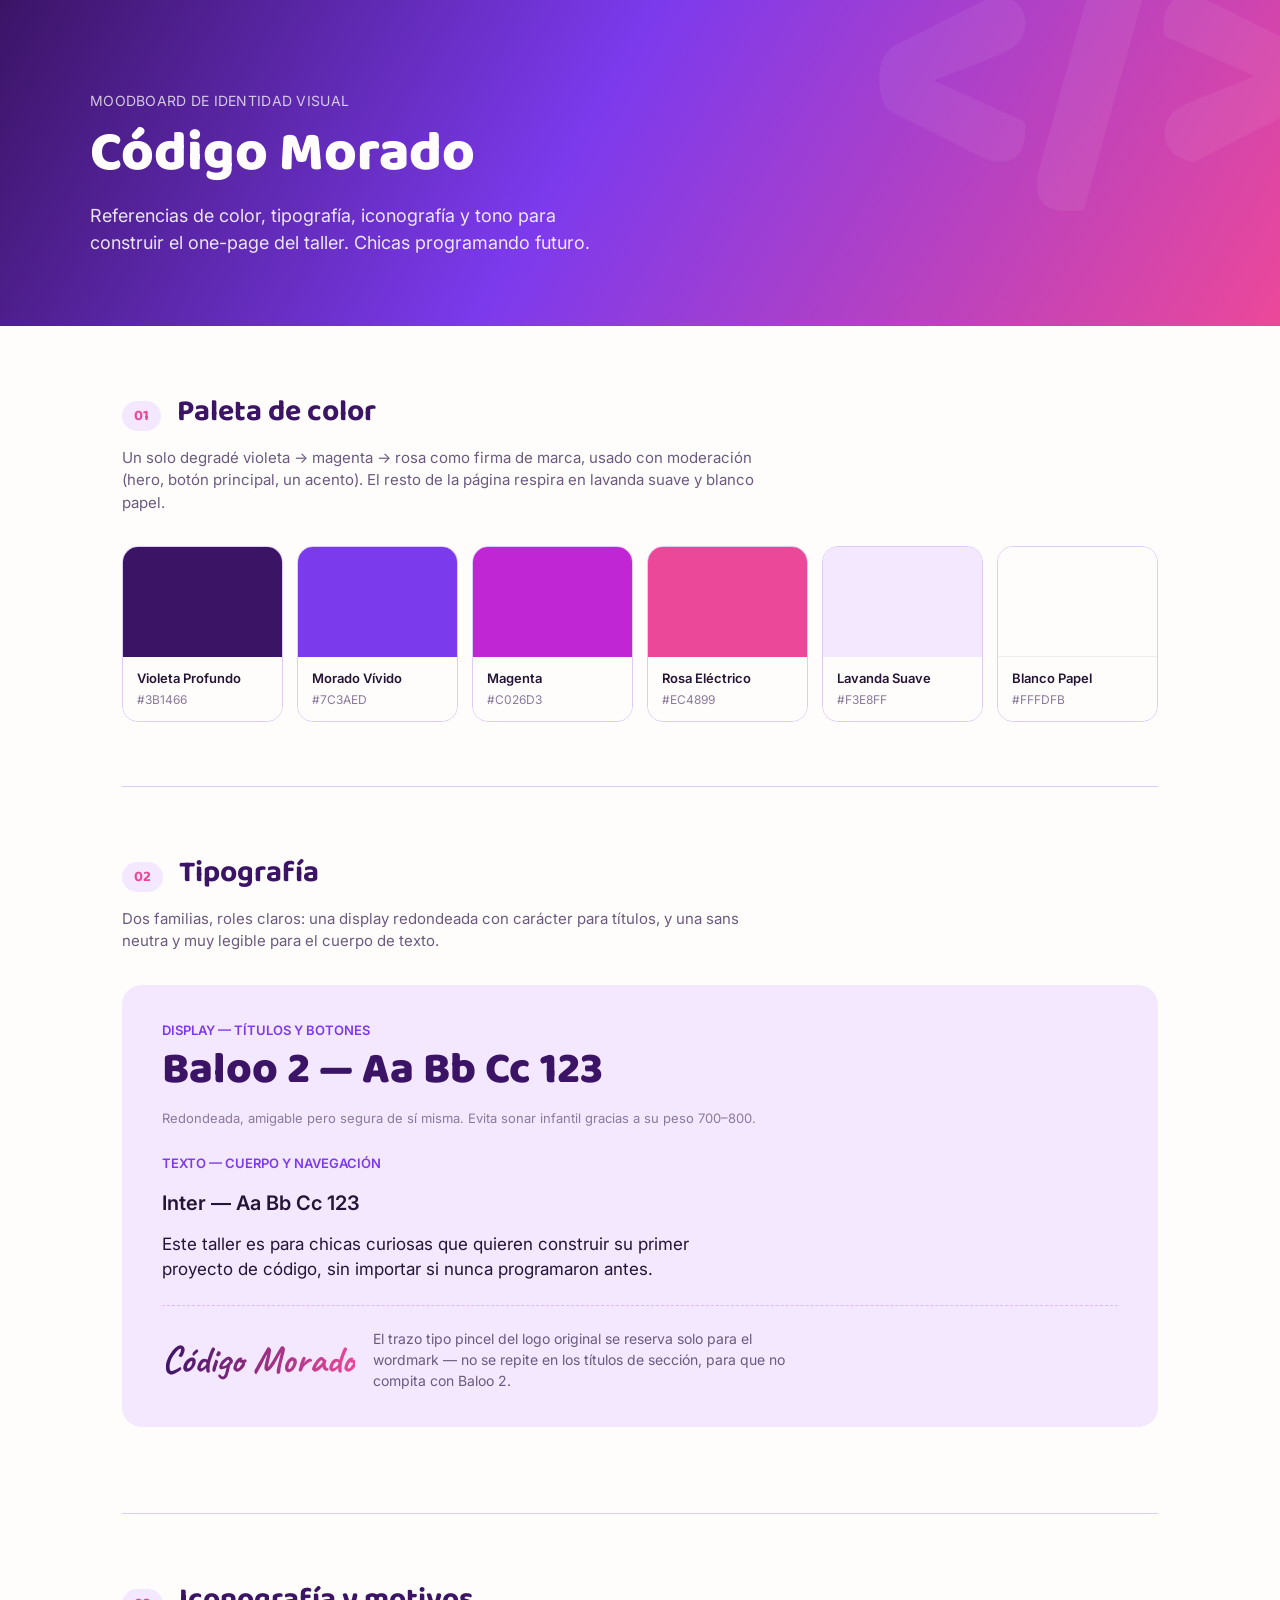
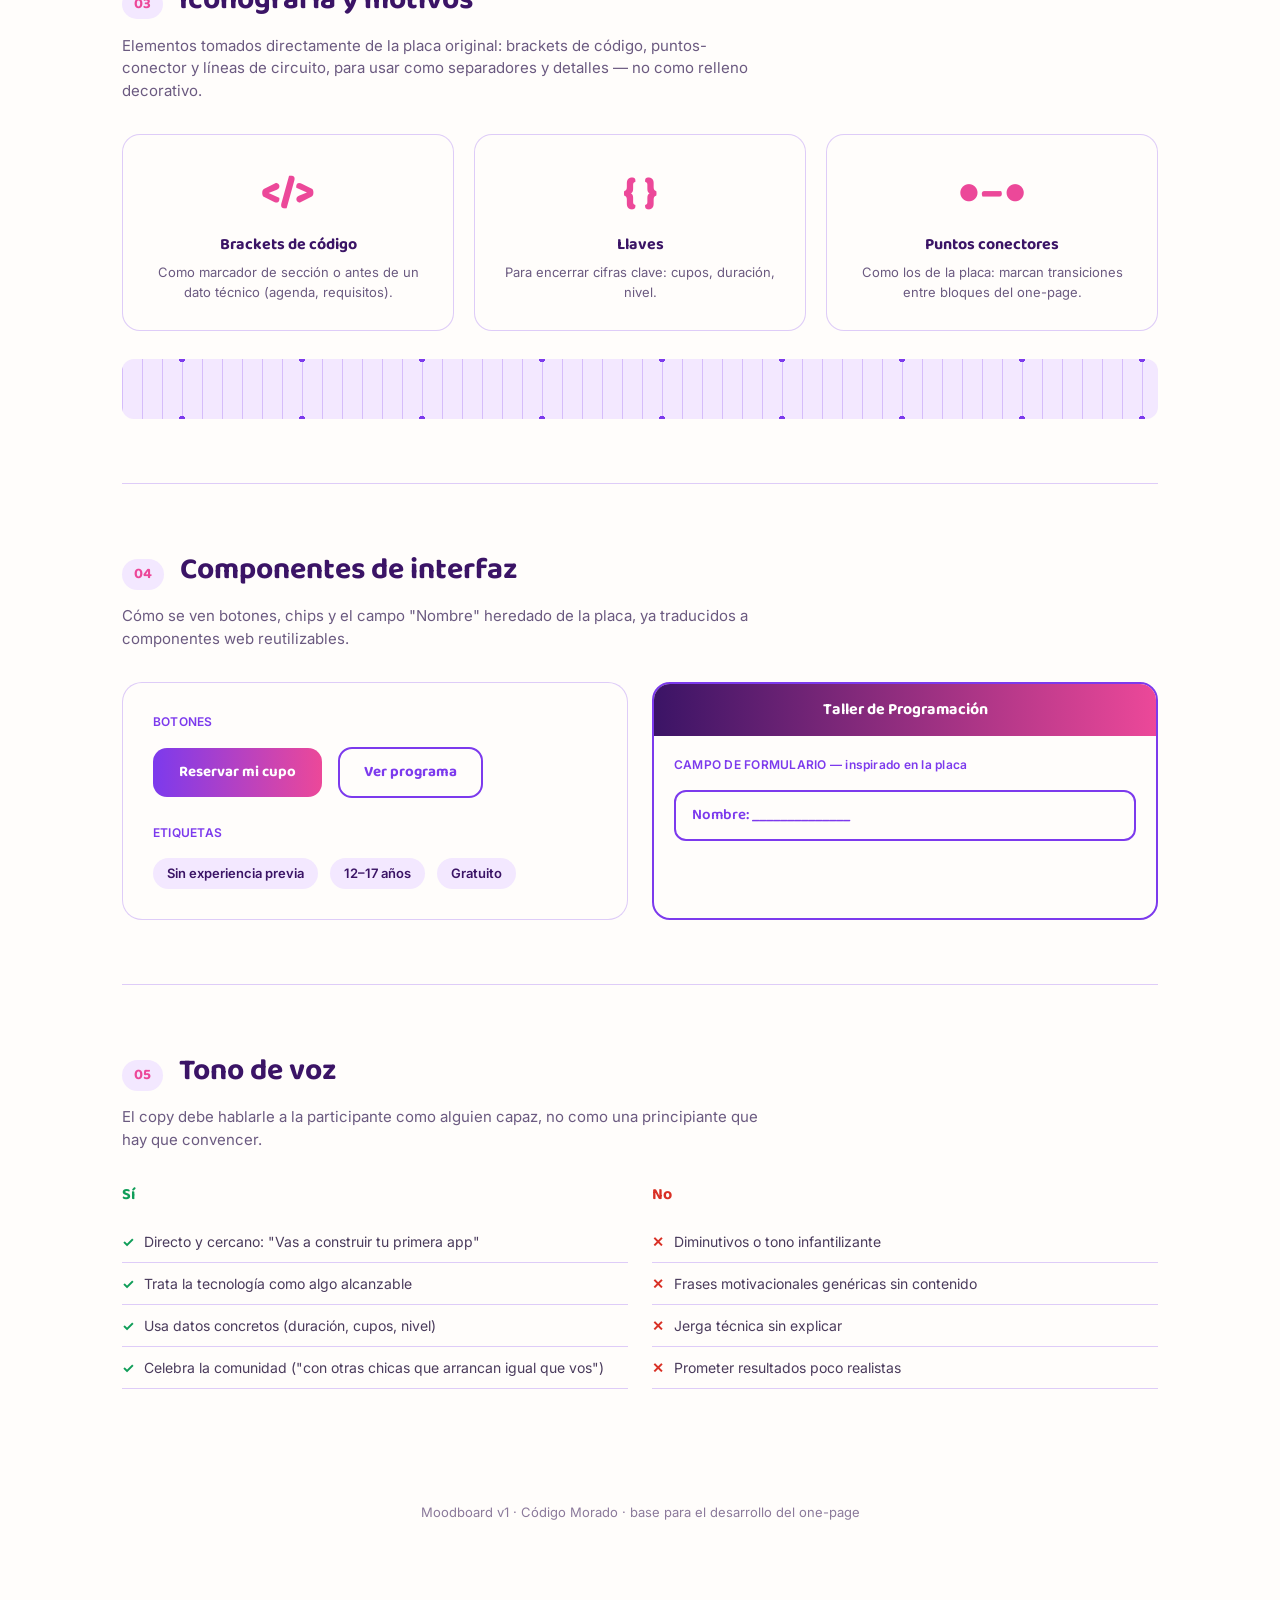
<file: codigo-morado-moodboard.html>
<!DOCTYPE html>
<html lang="es">
<head>
<meta charset="UTF-8">
<title>Código Morado — Moodboard</title>
<link rel="preconnect" href="https://fonts.googleapis.com">
<link href="https://fonts.googleapis.com/css2?family=Baloo+2:wght@500;700;800&family=Inter:wght@400;500;600;700&family=Caveat:wght@600;700&display=swap" rel="stylesheet">
<style>
  :root{
    --violeta-profundo:#3B1466;
    --morado-vivido:#7C3AED;
    --magenta:#C026D3;
    --rosa-electrico:#EC4899;
    --lavanda-suave:#F3E8FF;
    --blanco-papel:#FFFDFB;
    --tinta:#241436;
    --linea:rgba(124,58,237,0.25);
  }
  *{box-sizing:border-box; margin:0; padding:0;}
  body{
    font-family:'Inter', sans-serif;
    background:var(--blanco-papel);
    color:var(--tinta);
    line-height:1.5;
  }
  .wrap{max-width:1100px; margin:0 auto; padding:0 32px 120px;}

  /* HERO */
  .hero{
    position:relative;
    padding:90px 32px 70px;
    background:linear-gradient(120deg,var(--violeta-profundo) 0%, var(--morado-vivido) 45%, var(--rosa-electrico) 100%);
    color:var(--blanco-papel);
    overflow:hidden;
  }
  .hero::before{
    content:"</>";
    position:absolute;
    font-family:'Baloo 2';
    font-weight:800;
    font-size:340px;
    right:-40px;
    top:-90px;
    color:rgba(255,255,255,0.06);
    line-height:1;
  }
  .hero-inner{max-width:1100px; margin:0 auto; position:relative;}
  .eyebrow{
    font-family:'Inter';
    font-size:14px;
    letter-spacing:0.02em;
    color:rgba(255,255,255,0.75);
    margin-bottom:14px;
  }
  .hero h1{
    font-family:'Baloo 2';
    font-weight:800;
    font-size:56px;
    line-height:1.05;
    max-width:680px;
  }
  .hero p{
    margin-top:18px;
    max-width:520px;
    font-size:18px;
    color:rgba(255,255,255,0.88);
  }

  /* SECTION HEADERS */
  section{padding:64px 0; border-bottom:1px solid var(--linea);}
  .sec-head{display:flex; align-items:baseline; gap:16px; margin-bottom:36px;}
  .sec-num{
    font-family:'Baloo 2'; font-weight:700; font-size:15px;
    color:var(--rosa-electrico);
    background:var(--lavanda-suave);
    padding:4px 12px;
    border-radius:20px;
  }
  .sec-head h2{
    font-family:'Baloo 2'; font-weight:700; font-size:30px; color:var(--violeta-profundo);
  }
  .sec-sub{color:#6B5A80; font-size:15px; margin-top:-24px; margin-bottom:32px; max-width:640px;}

  /* PALETTE */
  .palette{display:grid; grid-template-columns:repeat(6,1fr); gap:14px;}
  .swatch{border-radius:16px; overflow:hidden; border:1px solid var(--linea);}
  .swatch-color{height:110px;}
  .swatch-label{padding:12px 14px; background:var(--blanco-papel);}
  .swatch-name{font-weight:600; font-size:13px;}
  .swatch-hex{font-size:12px; color:#8B7A9B; margin-top:2px;}

  /* TYPE */
  .type-card{
    background:var(--lavanda-suave);
    border-radius:20px;
    padding:36px 40px;
    margin-bottom:22px;
  }
  .type-role{font-size:13px; color:var(--morado-vivido); font-weight:600; margin-bottom:6px;}
  .type-display{font-family:'Baloo 2'; font-weight:800; font-size:44px; color:var(--violeta-profundo); line-height:1.1;}
  .type-body-sample{font-family:'Inter'; font-size:17px; max-width:560px; margin-top:14px; color:var(--tinta);}
  .type-meta{margin-top:14px; font-size:13px; color:#8B7A9B;}
  .logo-note{
    display:flex; align-items:center; gap:18px; margin-top:22px;
    padding-top:22px; border-top:1px dashed var(--linea);
  }
  .logo-sample{
    font-family:'Caveat'; font-weight:700; font-size:38px;
    background:linear-gradient(90deg,var(--violeta-profundo),var(--rosa-electrico));
    -webkit-background-clip:text; background-clip:text; color:transparent;
  }
  .logo-note p{font-size:14px; color:#6B5A80; max-width:420px;}

  /* MOTIFS */
  .motif-grid{display:grid; grid-template-columns:repeat(3,1fr); gap:20px;}
  .motif-card{
    background:var(--blanco-papel); border:1px solid var(--linea);
    border-radius:18px; padding:28px; text-align:center;
  }
  .motif-icon{font-family:'Baloo 2'; font-weight:800; font-size:40px; color:var(--rosa-electrico); margin-bottom:10px;}
  .motif-card h3{font-family:'Baloo 2'; font-size:16px; color:var(--violeta-profundo); margin-bottom:6px;}
  .motif-card p{font-size:13px; color:#6B5A80;}

  .circuit-strip{
    height:60px; margin-top:28px;
    background-image:
      radial-gradient(circle, var(--morado-vivido) 3px, transparent 3px),
      linear-gradient(90deg, var(--linea) 1px, transparent 1px);
    background-size: 120px 60px, 20px 60px;
    background-position: 0 30px, 0 0;
    border-radius:12px;
    background-color: var(--lavanda-suave);
  }

  /* UI COMPONENTS */
  .ui-grid{display:grid; grid-template-columns:1fr 1fr; gap:24px;}
  .ui-card{
    background:var(--blanco-papel); border:1px solid var(--linea);
    border-radius:20px; padding:30px;
  }
  .ui-label{font-size:12px; color:var(--morado-vivido); font-weight:600; margin-bottom:16px; letter-spacing:.02em;}
  .btn-primary{
    display:inline-block; font-family:'Baloo 2'; font-weight:700; font-size:15px;
    color:#fff; padding:13px 26px; border-radius:14px;
    background:linear-gradient(90deg,var(--morado-vivido),var(--rosa-electrico));
  }
  .btn-ghost{
    display:inline-block; font-family:'Baloo 2'; font-weight:700; font-size:15px;
    color:var(--morado-vivido); padding:12px 24px; border-radius:14px;
    border:2px solid var(--morado-vivido); margin-left:12px;
  }
  .chip{
    display:inline-block; background:var(--lavanda-suave); color:var(--violeta-profundo);
    font-size:13px; font-weight:600; padding:6px 14px; border-radius:20px; margin-right:8px;
  }
  .badge-repro{
    border-radius:18px; border:2px solid var(--morado-vivido); overflow:hidden;
  }
  .badge-repro-top{
    background:linear-gradient(90deg,var(--violeta-profundo),var(--rosa-electrico));
    color:#fff; text-align:center; padding:14px; font-family:'Baloo 2'; font-weight:700;
  }
  .badge-repro-body{padding:20px;}
  .name-field{
    border:2px solid var(--morado-vivido); border-radius:12px;
    padding:12px 16px; color:var(--morado-vivido); font-family:'Baloo 2'; font-weight:600;
    font-size:15px; margin-top:10px;
  }

  /* TONE */
  .tone-grid{display:grid; grid-template-columns:1fr 1fr; gap:24px;}
  .tone-col h3{font-family:'Baloo 2'; font-size:16px; margin-bottom:14px;}
  .tone-col.si h3{color:#0F9D58;}
  .tone-col.no h3{color:#D93025;}
  .tone-col ul{list-style:none;}
  .tone-col li{
    font-size:14px; padding:10px 0 10px 22px; position:relative; color:#4A3B5C;
    border-bottom:1px solid var(--linea);
  }
  .tone-col.si li::before{content:"✓"; position:absolute; left:0; color:#0F9D58; font-weight:700;}
  .tone-col.no li::before{content:"✕"; position:absolute; left:0; color:#D93025; font-weight:700;}

  footer{padding:50px 0 0; text-align:center; color:#8B7A9B; font-size:13px;}
</style>
</head>
<body>

<div class="hero">
  <div class="hero-inner">
    <div class="eyebrow">MOODBOARD DE IDENTIDAD VISUAL</div>
    <h1>Código Morado</h1>
    <p>Referencias de color, tipografía, iconografía y tono para construir el one-page del taller. Chicas programando futuro.</p>
  </div>
</div>

<div class="wrap">

  <section>
    <div class="sec-head"><span class="sec-num">01</span><h2>Paleta de color</h2></div>
    <p class="sec-sub">Un solo degradé violeta → magenta → rosa como firma de marca, usado con moderación (hero, botón principal, un acento). El resto de la página respira en lavanda suave y blanco papel.</p>
    <div class="palette">
      <div class="swatch"><div class="swatch-color" style="background:#3B1466"></div><div class="swatch-label"><div class="swatch-name">Violeta Profundo</div><div class="swatch-hex">#3B1466</div></div></div>
      <div class="swatch"><div class="swatch-color" style="background:#7C3AED"></div><div class="swatch-label"><div class="swatch-name">Morado Vívido</div><div class="swatch-hex">#7C3AED</div></div></div>
      <div class="swatch"><div class="swatch-color" style="background:#C026D3"></div><div class="swatch-label"><div class="swatch-name">Magenta</div><div class="swatch-hex">#C026D3</div></div></div>
      <div class="swatch"><div class="swatch-color" style="background:#EC4899"></div><div class="swatch-label"><div class="swatch-name">Rosa Eléctrico</div><div class="swatch-hex">#EC4899</div></div></div>
      <div class="swatch"><div class="swatch-color" style="background:#F3E8FF"></div><div class="swatch-label"><div class="swatch-name">Lavanda Suave</div><div class="swatch-hex">#F3E8FF</div></div></div>
      <div class="swatch"><div class="swatch-color" style="background:#FFFDFB; border-bottom:1px solid #eee"></div><div class="swatch-label"><div class="swatch-name">Blanco Papel</div><div class="swatch-hex">#FFFDFB</div></div></div>
    </div>
  </section>

  <section>
    <div class="sec-head"><span class="sec-num">02</span><h2>Tipografía</h2></div>
    <p class="sec-sub">Dos familias, roles claros: una display redondeada con carácter para títulos, y una sans neutra y muy legible para el cuerpo de texto.</p>
    <div class="type-card">
      <div class="type-role">DISPLAY — TÍTULOS Y BOTONES</div>
      <div class="type-display">Baloo 2 — Aa Bb Cc 123</div>
      <div class="type-meta">Redondeada, amigable pero segura de sí misma. Evita sonar infantil gracias a su peso 700–800.</div>
      <div class="type-role" style="margin-top:26px;">TEXTO — CUERPO Y NAVEGACIÓN</div>
      <div class="type-body-sample" style="font-family:'Inter'; font-weight:600; font-size:20px;">Inter — Aa Bb Cc 123</div>
      <div class="type-body-sample">Este taller es para chicas curiosas que quieren construir su primer proyecto de código, sin importar si nunca programaron antes.</div>
      <div class="logo-note">
        <div class="logo-sample">Código Morado</div>
        <p>El trazo tipo pincel del logo original se reserva solo para el wordmark — no se repite en los títulos de sección, para que no compita con Baloo 2.</p>
      </div>
    </div>
  </section>

  <section>
    <div class="sec-head"><span class="sec-num">03</span><h2>Iconografía y motivos</h2></div>
    <p class="sec-sub">Elementos tomados directamente de la placa original: brackets de código, puntos-conector y líneas de circuito, para usar como separadores y detalles — no como relleno decorativo.</p>
    <div class="motif-grid">
      <div class="motif-card"><div class="motif-icon">&lt;/&gt;</div><h3>Brackets de código</h3><p>Como marcador de sección o antes de un dato técnico (agenda, requisitos).</p></div>
      <div class="motif-card"><div class="motif-icon">{ }</div><h3>Llaves</h3><p>Para encerrar cifras clave: cupos, duración, nivel.</p></div>
      <div class="motif-card"><div class="motif-icon">●–●</div><h3>Puntos conectores</h3><p>Como los de la placa: marcan transiciones entre bloques del one-page.</p></div>
    </div>
    <div class="circuit-strip"></div>
  </section>

  <section>
    <div class="sec-head"><span class="sec-num">04</span><h2>Componentes de interfaz</h2></div>
    <p class="sec-sub">Cómo se ven botones, chips y el campo "Nombre" heredado de la placa, ya traducidos a componentes web reutilizables.</p>
    <div class="ui-grid">
      <div class="ui-card">
        <div class="ui-label">BOTONES</div>
        <a class="btn-primary">Reservar mi cupo</a>
        <a class="btn-ghost">Ver programa</a>
        <div class="ui-label" style="margin-top:26px;">ETIQUETAS</div>
        <span class="chip">Sin experiencia previa</span>
        <span class="chip">12–17 años</span>
        <span class="chip">Gratuito</span>
      </div>
      <div class="badge-repro">
        <div class="badge-repro-top">Taller de Programación</div>
        <div class="badge-repro-body">
          <div class="ui-label">CAMPO DE FORMULARIO — inspirado en la placa</div>
          <div class="name-field">Nombre: ______________</div>
        </div>
      </div>
    </div>
  </section>

  <section style="border-bottom:none;">
    <div class="sec-head"><span class="sec-num">05</span><h2>Tono de voz</h2></div>
    <p class="sec-sub">El copy debe hablarle a la participante como alguien capaz, no como una principiante que hay que convencer.</p>
    <div class="tone-grid">
      <div class="tone-col si">
        <h3>Sí</h3>
        <ul>
          <li>Directo y cercano: "Vas a construir tu primera app"</li>
          <li>Trata la tecnología como algo alcanzable</li>
          <li>Usa datos concretos (duración, cupos, nivel)</li>
          <li>Celebra la comunidad ("con otras chicas que arrancan igual que vos")</li>
        </ul>
      </div>
      <div class="tone-col no">
        <h3>No</h3>
        <ul>
          <li>Diminutivos o tono infantilizante</li>
          <li>Frases motivacionales genéricas sin contenido</li>
          <li>Jerga técnica sin explicar</li>
          <li>Prometer resultados poco realistas</li>
        </ul>
      </div>
    </div>
  </section>

  <footer>Moodboard v1 · Código Morado · base para el desarrollo del one-page</footer>
</div>
</body>
</html>
</file>
